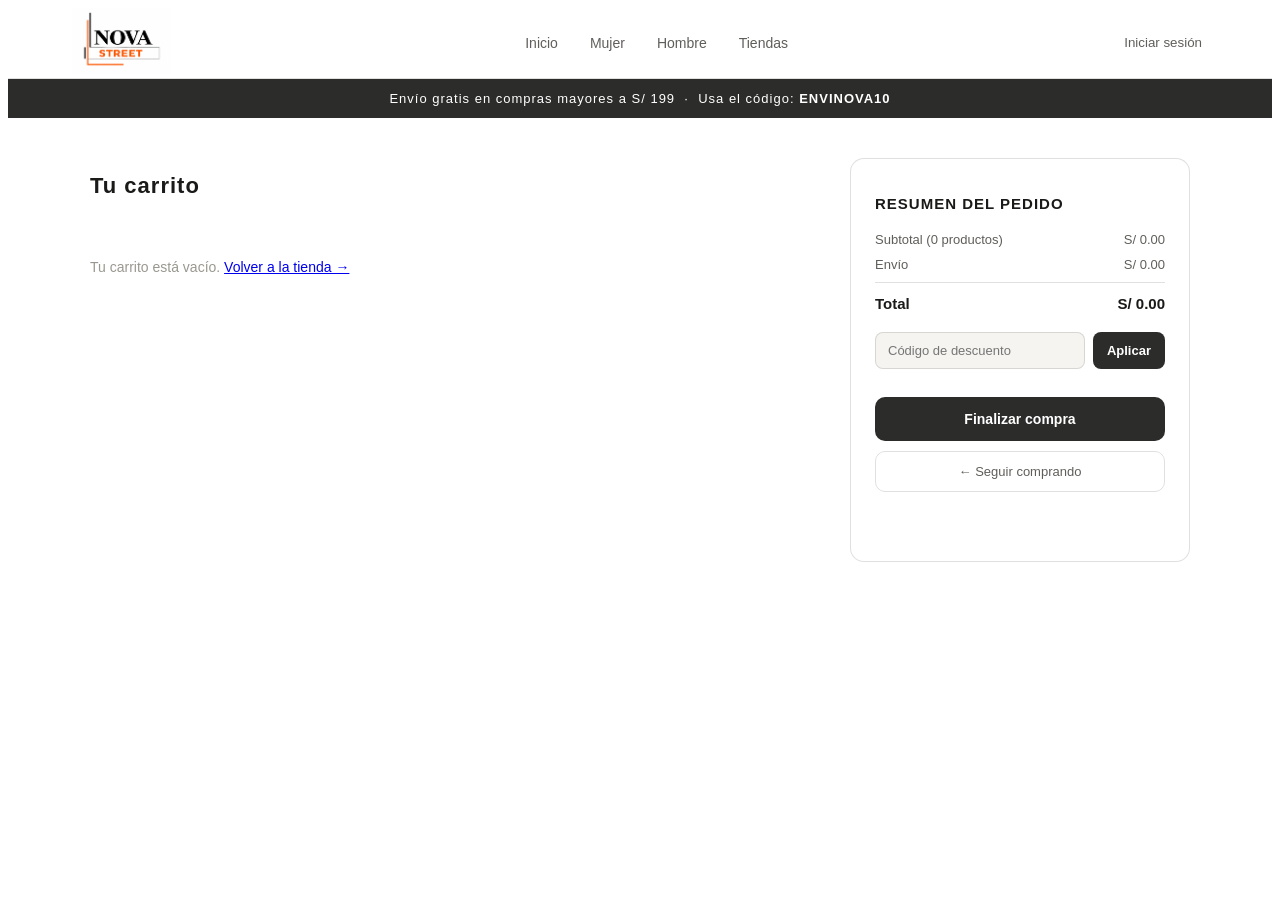
<file: carrito.html>
<!DOCTYPE html>
<html lang="es">
<head>
  <meta charset="UTF-8"/>
  <meta name="viewport" content="width=device-width, initial-scale=1.0"/>
  <title>Nova Street — Carrito</title>
  <link rel="stylesheet" href="css/1.css"/>
  <link rel="stylesheet" href="css/carrito.css">
<body>
 
<!-- NAVBAR -->
<nav>
  <a href="Proyecto.html">
    <img src="img/loguito.2.png" class="loguito" alt="Nova Street"/>
  </a>
  <ul class="nav-links">
    <li><a href="Proyecto.html">Inicio</a></li>
    <li><a href="Mujeres.html">Mujer</a></li>
    <li><a href="Hombres.html">Hombre</a></li>
    <li><a href="nuestrastiendas.html">Tiendas</a></li>
  </ul>
  <div class="nav-right">
    <span class="nav-user" id="nombreUsuario"></span>
    <button class="icon-btn" id="btnSesion" title="Sesión"></button>
  </div>
</nav>
 
<!-- PROMO BAR -->
<div class="promo-bar">
  Envío gratis en compras mayores a S/ 199 &nbsp;·&nbsp; Usa el código: <strong>ENVINOVA10</strong>
</div>
 
<!-- CONTENIDO CARRITO -->
<div class="carrito-page">
 
  <!-- Columna izquierda: lista -->
  <div>
    <h1 class="carrito-titulo">Tu carrito</h1>
    <div id="listaCarrito"></div>
  </div>
 
  <!-- Columna derecha: resumen -->
  <aside class="resumen">
    <h2>RESUMEN DEL PEDIDO</h2>
 
    <div class="resumen-fila">
      <span>Subtotal (<span id="totalQty">0</span> productos)</span>
      <span id="subtotalMonto">S/ 0.00</span>
    </div>
    <div class="resumen-fila">
      <span>Envío</span>
      <span id="costoEnvio">S/ 0.00</span>
    </div>
    <div class="resumen-fila total">
      <span>Total</span>
      <span id="totalMonto">S/ 0.00</span>
    </div>
 
    <div class="promo-input">
      <input type="text" id="codigoPromo" placeholder="Código de descuento"/>
      <button onclick="aplicarPromo()">Aplicar</button>
    </div>
 
    <button class="btn-checkout" id="btnCheckout">Finalizar compra</button>
    <button class="btn-seguir" onclick="window.location.href='Proyecto.html'">← Seguir comprando</button>
 
    <!-- Formulario de envío -->
    <form class="envio-form" id="formEnvio">
      <h3>Datos de envío</h3>
      <div class="field">
        <label for="direccion">Dirección</label>
        <input type="text" id="direccion" placeholder="Av. Arequipa 123, Lima" required/>
      </div>
      <div class="field">
        <label for="telefono">Teléfono</label>
        <input type="tel" id="telefono" placeholder="987654321" required/>
      </div>
      <button type="submit" class="btn-confirmar">Confirmar pedido ✓</button>
    </form>
 
    <p id="mensajeCarrito"></p>
  </aside>
 
</div>
 
<script src="js/carrito.js"></script>
</body>
</html>
</file>
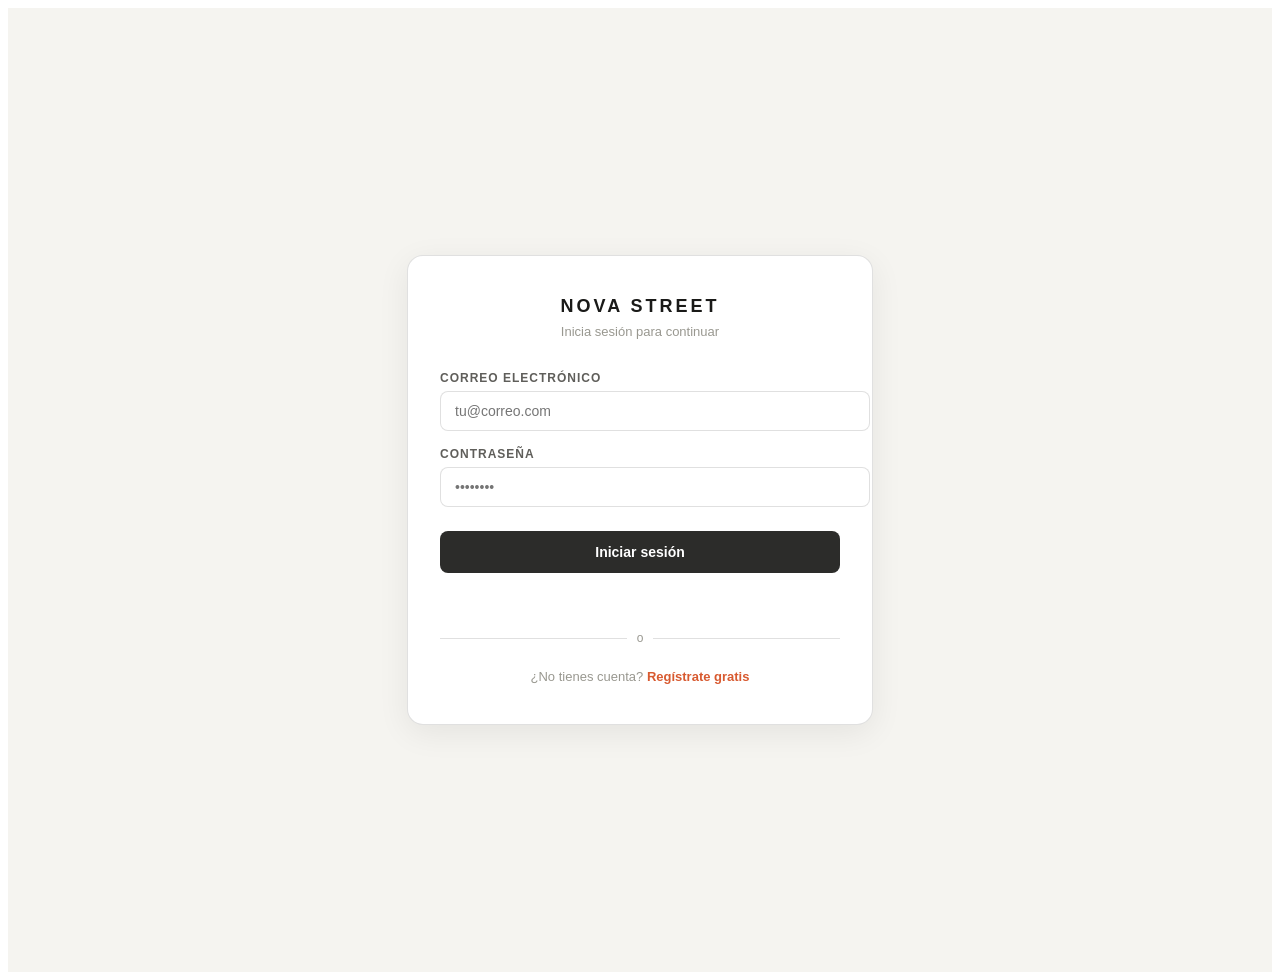
<file: login.html>
<!DOCTYPE html>
<html lang="es">
<head>
  <meta charset="UTF-8"/>
  <meta name="viewport" content="width=device-width, initial-scale=1.0"/>
  <title>Nova Street — Iniciar sesión</title>
  <link rel="stylesheet" href="css/1.css"/>
  <link rel="stylesheet" href="css/login.css">
</head>
<body>
 
<div class="auth-page">
  <div class="auth-card">
 
    <div class="auth-logo">NOVA STREET</div>
    <div class="auth-sub">Inicia sesión para continuar</div>
 
    <form id="formLogin">
      <div class="field">
        <label for="correoLogin">Correo electrónico</label>
        <input type="email" id="correoLogin" placeholder="tu@correo.com" required/>
      </div>
      <div class="field">
        <label for="claveLogin">Contraseña</label>
        <input type="password" id="claveLogin" placeholder="••••••••" required/>
      </div>
      <button type="submit" class="auth-btn">Iniciar sesión</button>
    </form>
 
    <p class="auth-msg" id="mensajeLogin"></p>
 
    <div class="divider">o</div>
 
    <div class="auth-footer">
      ¿No tienes cuenta? <a href="registro.html">Regístrate gratis</a>
    </div>
 
  </div>
</div>
 
<script src="js/login.js"></script>
</body>
</html>
</file>
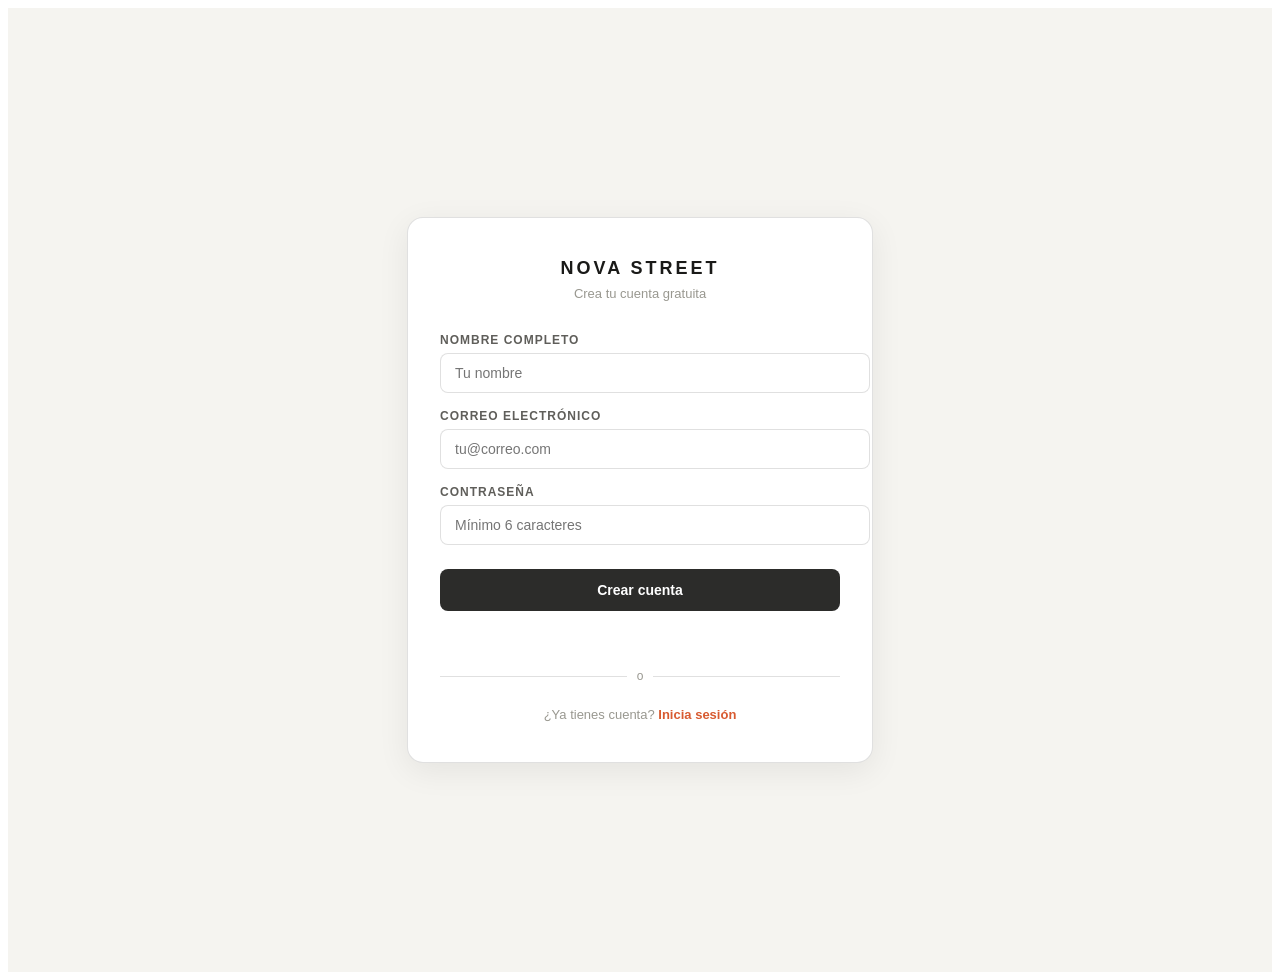
<file: registro.html>
<!DOCTYPE html>
<html lang="es">
<head>
  <meta charset="UTF-8"/>
  <meta name="viewport" content="width=device-width, initial-scale=1.0"/>
  <title>Nova Street — Crear cuenta</title>
  <link rel="stylesheet" href="css/1.css"/>
  <link rel="stylesheet" href="css/registro.css">
</head>
<body>
 
<div class="auth-page">
  <div class="auth-card">
 
    <div class="auth-logo">NOVA STREET</div>
    <div class="auth-sub">Crea tu cuenta gratuita</div>
 
    <form id="formRegistro">
      <div class="field">
        <label for="nombreRegistro">Nombre completo</label>
        <input type="text" id="nombreRegistro" placeholder="Tu nombre" required/>
      </div>
      <div class="field">
        <label for="correoRegistro">Correo electrónico</label>
        <input type="email" id="correoRegistro" placeholder="tu@correo.com" required/>
      </div>
      <div class="field">
        <label for="claveRegistro">Contraseña</label>
        <input type="password" id="claveRegistro" placeholder="Mínimo 6 caracteres" required/>
      </div>
      <button type="submit" class="auth-btn">Crear cuenta</button>
    </form>
 
    <p class="auth-msg" id="mensajeRegistro"></p>
 
    <div class="divider">o</div>
 
    <div class="auth-footer">
      ¿Ya tienes cuenta? <a href="login.html">Inicia sesión</a>
    </div>
 
  </div>
</div>
 
<script src="js/registro.js"></script>
</body>
</html>
</file>
<file: css/1.css>
*::before, *::after {box-sizing: border-box;margin: 0;padding: 0;}
    :root {
      --bg-primary: #ffffff;
      --bg-secondary: #f5f4f0;
      --text-primary: #1a1a18;
      --text-secondary: #5f5e5a;
      --text-tertiary: #999890;
      --border: rgba(0,0,0,0.12);
      --accent: #2C2C2A;
      --accent-hover: #444441;
      --coral: #D85A30;
    }
 
    body {
      font-family: -apple-system, BlinkMacSystemFont, 'Segoe UI', sans-serif;
      color: var(--text-primary);
      background: var(--bg-primary);
    }
 
    /* NAV */
    nav {
      display: flex;
      align-items: center;
      justify-content: space-between;
      padding: 0rem 4rem;
      border-bottom: 0.5px solid var(--border);
      background: var(--bg-primary);
      position: sticky;
      top: 0;
      z-index: 100;
    }
    .logo { font-size: 20px; font-weight: 600; letter-spacing: 3px; color: var(--text-primary); }
    .nav-links { display: flex; gap: 2rem; list-style: none; }
    .nav-links a { font-size: 14px; color: var(--text-secondary); text-decoration: none; transition: color 0.2s; cursor: pointer; }
    .nav-links a:hover { color: var(--text-primary); }
    .nav-right { display: flex; gap: 16px; align-items: center; }
    .icon-btn { background: none; border: none; cursor: pointer; color: var(--text-secondary); padding: 6px; display: flex; align-items: center; transition: color 0.2s; }
    .icon-btn:hover { color: var(--text-primary); }
    .cart-wrapper { position: relative; }
    .cart-badge {
      position: absolute; top: 0; right: 0;
      background: var(--coral); color: #fff;
      border-radius: 50%; font-size: 10px;
      width: 16px; height: 16px;
      display: flex; align-items: center; justify-content: center;
      font-weight: 600; transform: translate(40%, -40%);
    }
 
    /* PROMO BAR */
    .promo-bar {
      background: var(--accent);
      color: #fff;
      text-align: center;
      padding: 12px;
      font-size: 13px;
      letter-spacing: 1px;
    }
 
    /* HERO */
    .hero {
      display: grid;
      grid-template-columns: 1fr 1fr;
      min-height: 420px;
      background: var(--bg-secondary);
    }
    .hero-text {
      display: flex;
      flex-direction: column;
      justify-content: center;
      padding: 3rem 3rem;
      gap: 1.25rem;
    }
    .hero-tag { font-size: 12px; letter-spacing: 3px; color: var(--coral); font-weight: 600; text-transform: uppercase; }
    .hero h1 { font-size: 42px; font-weight: 600; line-height: 1.15; color: var(--text-primary); }
    .hero p { font-size: 15px; color: var(--text-secondary); line-height: 1.7; max-width: 340px; }
    .hero-btns { display: flex; gap: 12px; margin-top: 0.5rem; }
    .btn-primary {
      background: var(--accent); color: #fff;
      border: none; padding: 13px 30px;
      border-radius: 8px; font-size: 14px;
      cursor: pointer; font-family: inherit;
      transition: background 0.2s;
    }
    .btn-primary:hover { background: var(--accent-hover); }
    .btn-outline {
      background: none;
      border: 0.5px solid var(--border);
      color: var(--text-primary);
      padding: 13px 30px;
      border-radius: 8px; font-size: 14px;
      cursor: pointer; font-family: inherit;
      transition: background 0.2s;
    }
    .btn-outline:hover { background: var(--bg-primary); }
    .hero-visual {
      background: #e8e6de;
      display: flex;
      align-items: center;
      justify-content: center;
    }
 
    /* CATEGORIES */
    .section-header { padding: 2.5rem 2.5rem 1rem; }
    .section-label { font-size: 12px; letter-spacing: 2.5px; color: var(--text-tertiary); text-transform: uppercase; }
    .categories {
      display: grid;
      grid-template-columns: repeat(4, 1fr);
      gap: 14px;
      padding: 0 2.5rem 2.5rem;
    }
    .cat-card {
      border-radius: 12px;
      overflow: hidden;
      border: 0.5px solid var(--border);
      cursor: pointer;
      background: var(--bg-primary);
      transition: box-shadow 0.2s;
    }
    .cat-card:hover { box-shadow: 0 4px 16px rgba(0,0,0,0.08); }
    .cat-card:hover .cat-label { background: var(--accent); color: #fff; }
    .cat-img { height: 110px; display: flex; align-items: center; justify-content: center; font-size: 36px; }
    .cat-label {
      padding: 11px 14px;
      font-size: 13px; font-weight: 500;
      color: var(--text-primary);
      background: var(--bg-secondary);
      transition: background 0.2s, color 0.2s;
      text-align: center;
    }
 
    /* PRODUCTS */
    .products-section { padding: 0 2.5rem 3rem; }
    .filters { display: flex; gap: 8px; margin-bottom: 1.5rem; flex-wrap: wrap; }
    .filter-btn {
      border: 0.5px solid var(--border);
      background: var(--bg-primary);
      color: var(--text-secondary);
      padding: 7px 18px;
      border-radius: 20px;
      font-size: 13px;
      cursor: pointer;
      font-family: inherit;
      transition: all 0.2s;
    }
    .filter-btn.active, .filter-btn:hover {
      background: var(--accent);
      color: #fff;
      border-color: var(--accent);
    }
    .products {
      display: grid;
      grid-template-columns: repeat(3, 1fr);
      gap: 18px;
    }
    .product-card {
      border-radius: 12px;
      overflow: hidden;
      border: 0.5px solid var(--border);
      background: var(--bg-primary);
      cursor: pointer;
      transition: border-color 0.2s, box-shadow 0.2s;
    }
    .product-card:hover { border-color: rgba(0,0,0,0.25); box-shadow: 0 4px 16px rgba(0,0,0,0.07); }
    .product-img {
      height: 180px;
      display: flex;
      align-items: center;
      justify-content: center;
      font-size: 48px;
      position: relative;
    }
    .favorite-btn {
      position: absolute;
      top: 10px;
      right: 10px;
      background: rgba(255,255,255,0.9);
      border: none;
      width: 36px;
      height: 36px;
      border-radius: 50%;
      cursor: pointer;
      display: flex;
      align-items: center;
      justify-content: center;
      color: var(--text-secondary);
      transition: all 0.2s;
      z-index: 10;
    }
    .favorite-btn:hover {
      background: #fff;
      color: var(--coral);
    }
    .favorite-btn.active {
      color: var(--coral);
      background: rgba(216, 90, 48, 0.1);
    }
    .badge {
      position: absolute; top: 10px; left: 10px;
      font-size: 11px; font-weight: 600;
      padding: 4px 9px;
      border-radius: 6px;
    }
    .badge-new { background: #E1F5EE; color: #0F6E56; }
    .badge-sale { background: #FAECE7; color: #993C1D; }
    .product-info { padding: 14px 16px; }
    .product-name { font-size: 14px; font-weight: 500; color: var(--text-primary); margin-bottom: 3px; }
    .product-cat { font-size: 12px; color: var(--text-tertiary); margin-bottom: 10px; }
    .product-footer { display: flex; align-items: center; justify-content: space-between; }
    .price { font-size: 15px; font-weight: 600; color: var(--text-primary); }
    .price-old { font-size: 12px; color: var(--text-tertiary); text-decoration: line-through; margin-left: 5px; }
    .add-btn {
      width: 30px; height: 30px;
      border-radius: 50%;
      background: var(--accent);
      border: none; color: #fff;
      cursor: pointer;
      font-size: 20px;
      display: flex; align-items: center; justify-content: center;
      line-height: 1;
      transition: background 0.2s, transform 0.1s;
    }
    .add-btn:hover { background: var(--accent-hover); }
    .add-btn:active { transform: scale(0.92); }
 
    /* BANNER */
    .banner {
      margin: 0 2.5rem 3rem;
      border-radius: 16px;
      background: var(--accent);
      padding: 2.5rem 3rem;
      display: flex;
      align-items: center;
      justify-content: space-between;
    }
    .banner h2 { font-size: 26px; font-weight: 600; color: #fff; margin-bottom: 8px; }
    .banner p { font-size: 14px; color: rgba(255,255,255,0.65); }
    .btn-white {
      background: #fff; color: var(--accent);
      border: none; padding: 13px 28px;
      border-radius: 8px; font-size: 14px;
      cursor: pointer; font-family: inherit;
      font-weight: 600; white-space: nowrap;
      transition: opacity 0.2s;
    }
    .btn-white:hover { opacity: 0.85; }
 
    /* FOOTER */
    footer {
      border-top: 0.5px solid var(--border);
      padding: 2.5rem 2.5rem 1.5rem;
    }
    .footer-grid {
      display: grid;
      grid-template-columns: 2fr 1fr 1fr 1fr;
      gap: 2rem;
      margin-bottom: 2rem;
    }
    .footer-brand .logo { display: block; margin-bottom: 12px; }
    .footer-brand p { font-size: 13px; color: var(--text-secondary); line-height: 1.7; max-width: 220px; }
    .footer-col h4 { font-size: 11px; letter-spacing: 2px; color: var(--text-tertiary); margin-bottom: 14px; text-transform: uppercase; }
    .footer-col ul { list-style: none; display: flex; flex-direction: column; gap: 9px; }
    .footer-col a { font-size: 13px; color: var(--text-secondary); text-decoration: none; cursor: pointer; transition: color 0.2s; }
    .footer-col a:hover { color: var(--text-primary); }
    .footer-bottom {
      border-top: 0.5px solid var(--border);
      padding-top: 1.25rem;
      display: flex;
      align-items: center;
      justify-content: space-between;
      font-size: 12px;
      color: var(--text-tertiary);
    }
 
    /* TOAST */
    .toast {
      position: fixed;
      bottom: 24px; left: 50%;
      transform: translateX(-50%) translateY(10px);
      background: var(--accent); color: #fff;
      padding: 11px 22px;
      border-radius: 8px;
      font-size: 13px;
      opacity: 0;
      transition: opacity 0.3s, transform 0.3s;
      pointer-events: none;
      z-index: 999;
    }
    .toast.show { opacity: 1; transform: translateX(-50%) translateY(0); }
 
    /* RESPONSIVE */
    @media (max-width: 768px) {
      .hero { grid-template-columns: 1fr; }
      .hero-visual { display: none; }
      .categories { grid-template-columns: repeat(2, 1fr); }
      .products { grid-template-columns: repeat(2, 1fr); }
      .footer-grid { grid-template-columns: 1fr 1fr; }
      .banner { flex-direction: column; gap: 1.5rem; text-align: center; }
      .nav-links { display: none; }
    }

    /* AGREGADO: imagen del logo */
    .loguito {
      width: 99px;
      height: auto;
    }

    /* AGREGADO: controles de cantidad */
    .qty-ctrl {
      display: flex;
      align-items: center;
      gap: 6px;
    }
    .qty-num {
      font-size: 13px;
      font-weight: 600;
      min-width: 16px;
      text-align: center;
      color: var(--text-primary);
    }
    .minus-btn {
      width: 30px; height: 30px;
      border-radius: 50%;
      background: var(--bg-primary);
      border: 0.5px solid var(--border);
      color: var(--text-primary);
      cursor: pointer;
      font-size: 20px;
      display: flex; align-items: center; justify-content: center;
      line-height: 1;
      transition: background 0.2s, transform 0.1s;
      font-family: inherit;
    }
    .minus-btn:hover  { background: var(--bg-secondary); }
    .minus-btn:active { transform: scale(0.92); }

    /* AGREGADO: barra flotante del carrito */
    .cart-bar {
      position: fixed;
      bottom: 20px;
      left: 50%;
      transform: translateX(-50%) translateY(16px);
      width: calc(100% - 5rem);
      max-width: 700px;
      background: var(--accent);
      color: #fff;
      border-radius: 14px;
      padding: 14px 20px;
      display: flex;
      align-items: center;
      justify-content: space-between;
      gap: 12px;
      opacity: 0;
      pointer-events: none;
      transition: opacity 0.25s, transform 0.25s;
      z-index: 200;
    }
    .cart-bar.visible {
      opacity: 1;
      pointer-events: all;
      transform: translateX(-50%) translateY(0);
    }
    .cart-info {
      display: flex;
      flex-direction: column;
      gap: 2px;
      min-width: 0;
      overflow: hidden;
    }
    .cart-bar-names {
      font-size: 11px;
      color: rgba(255,255,255,0.55);
      white-space: nowrap;
      overflow: hidden;
      text-overflow: ellipsis;
    }
    .cart-bar-total {
      font-size: 15px;
      font-weight: 600;
    }
    .cart-bar-btn {
      flex-shrink: 0;
      background: #fff;
      color: var(--accent);
      border: none;
      border-radius: 8px;
      padding: 9px 20px;
      font-size: 13px;
      font-weight: 600;
      cursor: pointer;
      font-family: inherit;
      transition: opacity 0.15s;
      white-space: nowrap;
    }
    .cart-bar-btn:hover { opacity: 0.85; }

    @media (max-width: 768px) {
      .cart-bar { width: calc(100% - 2rem); }
    }

    /* MODAL GUÍA DE TALLAS */
    .modal {
      display: none;
      position: fixed;
      top: 0;
      left: 0;
      width: 100%;
      height: 100%;
      background: rgba(0, 0, 0, 0.5);
      z-index: 1000;
      align-items: center;
      justify-content: center;
      padding: 20px;
    }
    .modal.active {
      display: flex;
    }
    .modal-content {
      background: var(--bg-primary);
      border-radius: 12px;
      max-width: 700px;
      width: 100%;
      max-height: 80vh;
      overflow-y: auto;
      box-shadow: 0 10px 40px rgba(0, 0, 0, 0.2);
    }
    .modal-header {
      display: flex;
      justify-content: space-between;
      align-items: center;
      padding: 24px 24px 16px;
      border-bottom: 0.5px solid var(--border);
    }
    .modal-header h2 {
      font-size: 22px;
      font-weight: 600;
      color: var(--text-primary);
    }
    .close-btn {
      background: none;
      border: none;
      font-size: 24px;
      color: var(--text-secondary);
      cursor: pointer;
      padding: 4px 8px;
      transition: color 0.2s;
    }
    .close-btn:hover {
      color: var(--text-primary);
    }
    .modal-body {
      padding: 24px;
    }

    /* TABS */
    .tabs-container {
      display: flex;
      gap: 12px;
      margin-bottom: 24px;
      border-bottom: 0.5px solid var(--border);
    }
    .tab-btn {
      background: none;
      border: none;
      padding: 12px 16px;
      font-size: 14px;
      font-weight: 500;
      color: var(--text-secondary);
      cursor: pointer;
      border-bottom: 2px solid transparent;
      margin-bottom: -0.5px;
      transition: all 0.2s;
    }
    .tab-btn.active {
      color: var(--text-primary);
      border-bottom-color: var(--accent);
    }
    .tab-btn:hover {
      color: var(--text-primary);
    }

    /* TAB CONTENT */
    .tab-content {
      display: none;
    }
    .tab-content.active {
      display: block;
    }

    /* SIZE TABLE */
    .size-table {
      width: 100%;
      border-collapse: collapse;
      margin-bottom: 24px;
    }
    .size-table thead {
      background: var(--bg-secondary);
    }
    .size-table th {
      padding: 12px 14px;
      text-align: left;
      font-size: 12px;
      font-weight: 600;
      color: var(--text-secondary);
      border-bottom: 0.5px solid var(--border);
    }
    .size-table td {
      padding: 12px 14px;
      font-size: 14px;
      color: var(--text-primary);
      border-bottom: 0.5px solid var(--border);
    }
    .size-table tbody tr:hover {
      background: var(--bg-secondary);
    }
    .size-label {
      font-weight: 600;
    }

    /* INSTRUCTIONS */
    .size-instructions {
      background: var(--bg-secondary);
      border-radius: 8px;
      padding: 16px 18px;
    }
    .size-instructions h4 {
      font-size: 14px;
      font-weight: 600;
      color: var(--text-primary);
      margin-bottom: 12px;
    }
    .size-instructions ul {
      list-style: none;
      padding: 0;
    }
    .size-instructions li {
      font-size: 13px;
      color: var(--text-secondary);
      line-height: 1.6;
      margin-bottom: 8px;
    }
    .size-instructions li:last-child {
      margin-bottom: 0;
    }

    /* SEARCH MODAL */
    .search-modal-content {
      background: var(--bg-primary);
      border-radius: 12px;
      width: 100%;
      max-width: 600px;
      max-height: 80vh;
      display: flex;
      flex-direction: column;
      overflow: hidden;
      box-shadow: 0 10px 40px rgba(0, 0, 0, 0.2);
    }
    .search-header {
      display: flex;
      align-items: center;
      gap: 12px;
      padding: 16px 20px;
      border-bottom: 0.5px solid var(--border);
    }
    .search-input {
      flex: 1;
      border: none;
      background: none;
      font-size: 16px;
      color: var(--text-primary);
      outline: none;
      font-family: inherit;
    }
    .search-input::placeholder {
      color: var(--text-tertiary);
    }
    .search-results {
      overflow-y: auto;
      flex: 1;
      padding: 16px;
    }
    .search-result-item {
      display: flex;
      gap: 12px;
      padding: 12px;
      border-radius: 8px;
      cursor: pointer;
      transition: background 0.2s;
      margin-bottom: 8px;
    }
    .search-result-item:hover {
      background: var(--bg-secondary);
    }
    .search-result-img {
      width: 60px;
      height: 60px;
      background: var(--bg-secondary);
      border-radius: 6px;
      flex-shrink: 0;
      display: flex;
      align-items: center;
      justify-content: center;
    }
    .search-result-info {
      flex: 1;
    }
    .search-result-name {
      font-size: 14px;
      font-weight: 500;
      color: var(--text-primary);
      margin-bottom: 4px;
    }
    .search-result-cat {
      font-size: 12px;
      color: var(--text-secondary);
      margin-bottom: 6px;
    }
    .search-result-price {
      font-size: 14px;
      font-weight: 600;
      color: var(--accent);
    }
    .search-empty {
      text-align: center;
      padding: 40px 20px;
      color: var(--text-tertiary);
      font-size: 14px;
    }

    /* FAVORITES GRID */
    .favorites-grid {
      display: grid;
      grid-template-columns: repeat(3, 1fr);
      gap: 16px;
    }
    .favorites-empty {
      grid-column: 1 / -1;
      text-align: center;
      padding: 60px 20px;
      color: var(--text-tertiary);
    }
    .favorites-empty svg {
      width: 48px;
      height: 48px;
      margin-bottom: 12px;
      opacity: 0.5;
    }

    /* RESPONSIVE */
    @media (max-width: 768px) {
      .modal-content {
        max-height: 90vh;
      }
      .size-table {
        font-size: 12px;
      }
      .size-table th,
      .size-table td {
        padding: 10px 8px;
      }
      .search-modal-content {
        max-width: calc(100% - 40px);
      }
      .favorites-grid {
        grid-template-columns: repeat(2, 1fr);
      }
    }
    /* Buscador */
    .search-result-img {
      width: 60px;
      height: 60px;
      border-radius: 8px;
      overflow: hidden;
      display: flex;
      justify-content: center;
      align-items: center;
      background: #f2f2f2;
    }

    .search-result-img img {
     width: 100%;
     height: 100%;
     object-fit: cover;
    }
</file>
<file: css/carrito.css>
/* ── Layout principal ── */
    .carrito-page {
      max-width: 1100px;
      margin: 0 auto;
      padding: 2.5rem 2rem 5rem;
      display: grid;
      grid-template-columns: 1fr 340px;
      gap: 2rem;
      align-items: start;
    }
    @media (max-width: 768px) {
      .carrito-page { grid-template-columns: 1fr; }
    }
 
    /* ── Título ── */
    .carrito-titulo {
      font-size: 22px;
      font-weight: 600;
      letter-spacing: 1px;
      margin-bottom: 1.75rem;
      color: var(--text-primary);
    }
 
    /* ── Tabla de productos ── */
    .carrito-vacio {
      font-size: 14px;
      color: var(--text-tertiary);
      padding: 2rem 0;
    }
    .carrito-item {
      display: grid;
      grid-template-columns: 80px 1fr auto;
      gap: 1rem;
      align-items: center;
      padding: 1.1rem 0;
      border-bottom: 0.5px solid var(--border);
    }
    .item-img {
      width: 80px; height: 80px;
      border-radius: 10px;
      object-fit: cover;
      background: var(--bg-secondary);
      display: flex; align-items: center; justify-content: center;
      overflow: hidden;
    }
    .item-img img { width: 100%; height: 100%; object-fit: cover; }
    .item-info { display: flex; flex-direction: column; gap: 4px; }
    .item-name { font-size: 14px; font-weight: 500; color: var(--text-primary); }
    .item-cat  { font-size: 12px; color: var(--text-tertiary); }
    .item-price { font-size: 14px; font-weight: 600; color: var(--text-primary); margin-top: 4px; }
    .item-right {
      display: flex;
      flex-direction: column;
      align-items: flex-end;
      gap: 10px;
    }
    .item-subtotal { font-size: 14px; font-weight: 600; color: var(--text-primary); white-space: nowrap; }
    .qty-ctrl { display: flex; align-items: center; gap: 8px; }
    .qty-btn {
      width: 28px; height: 28px;
      border-radius: 50%;
      border: 0.5px solid var(--border);
      background: var(--bg-primary);
      color: var(--text-primary);
      font-size: 16px;
      cursor: pointer;
      display: flex; align-items: center; justify-content: center;
      font-family: inherit;
      transition: background 0.15s;
    }
    .qty-btn:hover { background: var(--bg-secondary); }
    .qty-num-c { font-size: 14px; font-weight: 600; min-width: 18px; text-align: center; }
    .btn-eliminar {
      background: none;
      border: none;
      font-size: 11px;
      color: var(--text-tertiary);
      cursor: pointer;
      font-family: inherit;
      padding: 0;
      transition: color 0.15s;
    }
    .btn-eliminar:hover { color: var(--coral); }
 
    /* ── Panel resumen ── */
    .resumen {
      border: 0.5px solid var(--border);
      border-radius: 14px;
      padding: 1.5rem;
      position: sticky;
      top: 80px;
      background: var(--bg-primary);
    }
    .resumen h2 { font-size: 15px; font-weight: 600; letter-spacing: 1px; margin-bottom: 1.25rem; }
    .resumen-fila {
      display: flex;
      justify-content: space-between;
      font-size: 13px;
      color: var(--text-secondary);
      margin-bottom: 10px;
    }
    .resumen-fila.total {
      font-size: 15px;
      font-weight: 600;
      color: var(--text-primary);
      border-top: 0.5px solid var(--border);
      padding-top: 12px;
      margin-top: 4px;
    }
    .promo-input {
      display: flex;
      gap: 8px;
      margin: 1.25rem 0;
    }
    .promo-input input {
      flex: 1;
      padding: 10px 12px;
      border: 0.5px solid var(--border);
      border-radius: 8px;
      font-size: 13px;
      font-family: inherit;
      outline: none;
      background: var(--bg-secondary);
    }
    .promo-input input:focus { border-color: var(--accent); }
    .promo-input button {
      padding: 10px 14px;
      background: var(--accent);
      color: #fff;
      border: none;
      border-radius: 8px;
      font-size: 13px;
      font-weight: 600;
      font-family: inherit;
      cursor: pointer;
    }
    .btn-checkout {
      width: 100%;
      padding: 14px;
      background: var(--accent);
      color: #fff;
      border: none;
      border-radius: 10px;
      font-size: 14px;
      font-weight: 600;
      font-family: inherit;
      cursor: pointer;
      transition: background 0.2s;
      margin-top: 0.5rem;
    }
    .btn-checkout:hover { background: var(--accent-hover); }
    .btn-seguir {
      width: 100%;
      padding: 12px;
      background: none;
      border: 0.5px solid var(--border);
      border-radius: 10px;
      font-size: 13px;
      color: var(--text-secondary);
      font-family: inherit;
      cursor: pointer;
      margin-top: 10px;
      transition: background 0.15s;
    }
    .btn-seguir:hover { background: var(--bg-secondary); }
 
    /* ── Formulario de envío (oculto hasta checkout) ── */
    .envio-form {
      display: none;
      margin-top: 1.25rem;
      padding-top: 1.25rem;
      border-top: 0.5px solid var(--border);
    }
    .envio-form.activo { display: block; }
    .envio-form h3 { font-size: 13px; font-weight: 600; letter-spacing: 1px; margin-bottom: 1rem; text-transform: uppercase; }
    .envio-form .field { margin-bottom: 0.75rem; }
    .envio-form .field label {
      display: block;
      font-size: 11px;
      font-weight: 600;
      letter-spacing: 1px;
      color: var(--text-tertiary);
      text-transform: uppercase;
      margin-bottom: 5px;
    }
    .envio-form .field input {
      width: 100%;
      padding: 10px 12px;
      border: 0.5px solid var(--border);
      border-radius: 8px;
      font-size: 13px;
      font-family: inherit;
      outline: none;
      background: var(--bg-secondary);
      color: var(--text-primary);
    }
    .envio-form .field input:focus { border-color: var(--accent); }
    .btn-confirmar {
      width: 100%;
      padding: 13px;
      background: #0F6E56;
      color: #fff;
      border: none;
      border-radius: 10px;
      font-size: 14px;
      font-weight: 600;
      font-family: inherit;
      cursor: pointer;
      margin-top: 0.5rem;
      transition: background 0.2s;
    }
    .btn-confirmar:hover { background: #0a5240; }
 
    /* ── Mensaje feedback ── */
    #mensajeCarrito {
      font-size: 13px;
      font-weight: 500;
      text-align: center;
      margin-top: 0.75rem;
      min-height: 1.2rem;
    }
 
    /* ── Usuario navbar ── */
    .nav-user { font-size: 13px; color: var(--text-secondary); }
</file>
<file: css/login.css>
/* Página de auth centrada, igual a TechStore pero con paleta Nova */
    .auth-page {
      min-height: 100vh;
      display: flex;
      align-items: center;
      justify-content: center;
      background: var(--bg-secondary);
      padding: 2rem;
    }
    .auth-card {
      background: var(--bg-primary);
      border: 0.5px solid var(--border);
      border-radius: 16px;
      padding: 2.5rem 2rem;
      width: 100%;
      max-width: 400px;
      box-shadow: 0 8px 32px rgba(0,0,0,0.07);
    }
    .auth-logo {
      font-size: 18px;
      font-weight: 600;
      letter-spacing: 3px;
      color: var(--text-primary);
      text-align: center;
      margin-bottom: 0.4rem;
    }
    .auth-sub {
      text-align: center;
      font-size: 13px;
      color: var(--text-tertiary);
      margin-bottom: 2rem;
    }
    .field { margin-bottom: 1rem; }
    .field label {
      display: block;
      font-size: 12px;
      font-weight: 600;
      letter-spacing: 1px;
      color: var(--text-secondary);
      margin-bottom: 6px;
      text-transform: uppercase;
    }
    .field input {
      width: 100%;
      padding: 11px 14px;
      border: 0.5px solid var(--border);
      border-radius: 8px;
      font-size: 14px;
      font-family: inherit;
      outline: none;
      background: var(--bg-primary);
      color: var(--text-primary);
      transition: border-color 0.2s;
    }
    .field input:focus { border-color: var(--accent); }
    .auth-btn {
      width: 100%;
      padding: 13px;
      background: var(--accent);
      color: #fff;
      border: none;
      border-radius: 8px;
      font-size: 14px;
      font-weight: 600;
      font-family: inherit;
      cursor: pointer;
      margin-top: 0.5rem;
      transition: background 0.2s;
    }
    .auth-btn:hover { background: var(--accent-hover); }
    .auth-msg {
      text-align: center;
      font-size: 13px;
      font-weight: 500;
      min-height: 1.4rem;
      margin-top: 1rem;
    }
    .auth-footer {
      text-align: center;
      font-size: 13px;
      color: var(--text-tertiary);
      margin-top: 1.5rem;
    }
    .auth-footer a {
      color: var(--coral);
      text-decoration: none;
      font-weight: 600;
    }
    .auth-footer a:hover { text-decoration: underline; }
    .divider {
      display: flex;
      align-items: center;
      gap: 10px;
      margin: 1.25rem 0;
      color: var(--text-tertiary);
      font-size: 12px;
    }
    .divider::before, .divider::after {
      content: '';
      flex: 1;
      height: 0.5px;
      background: var(--border);
    }
</file>
<file: css/registro.css>
.auth-page {
      min-height: 100vh;
      display: flex;
      align-items: center;
      justify-content: center;
      background: var(--bg-secondary);
      padding: 2rem;
    }
    .auth-card {
      background: var(--bg-primary);
      border: 0.5px solid var(--border);
      border-radius: 16px;
      padding: 2.5rem 2rem;
      width: 100%;
      max-width: 400px;
      box-shadow: 0 8px 32px rgba(0,0,0,0.07);
    }
    .auth-logo {
      font-size: 18px;
      font-weight: 600;
      letter-spacing: 3px;
      color: var(--text-primary);
      text-align: center;
      margin-bottom: 0.4rem;
    }
    .auth-sub {
      text-align: center;
      font-size: 13px;
      color: var(--text-tertiary);
      margin-bottom: 2rem;
    }
    .field { margin-bottom: 1rem; }
    .field label {
      display: block;
      font-size: 12px;
      font-weight: 600;
      letter-spacing: 1px;
      color: var(--text-secondary);
      margin-bottom: 6px;
      text-transform: uppercase;
    }
    .field input {
      width: 100%;
      padding: 11px 14px;
      border: 0.5px solid var(--border);
      border-radius: 8px;
      font-size: 14px;
      font-family: inherit;
      outline: none;
      background: var(--bg-primary);
      color: var(--text-primary);
      transition: border-color 0.2s;
    }
    .field input:focus { border-color: var(--accent); }
    .auth-btn {
      width: 100%;
      padding: 13px;
      background: var(--accent);
      color: #fff;
      border: none;
      border-radius: 8px;
      font-size: 14px;
      font-weight: 600;
      font-family: inherit;
      cursor: pointer;
      margin-top: 0.5rem;
      transition: background 0.2s;
    }
    .auth-btn:hover { background: var(--accent-hover); }
    .auth-msg {
      text-align: center;
      font-size: 13px;
      font-weight: 500;
      min-height: 1.4rem;
      margin-top: 1rem;
    }
    .auth-footer {
      text-align: center;
      font-size: 13px;
      color: var(--text-tertiary);
      margin-top: 1.5rem;
    }
    .auth-footer a {
      color: var(--coral);
      text-decoration: none;
      font-weight: 600;
    }
    .auth-footer a:hover { text-decoration: underline; }
    .divider {
      display: flex;
      align-items: center;
      gap: 10px;
      margin: 1.25rem 0;
      color: var(--text-tertiary);
      font-size: 12px;
    }
    .divider::before, .divider::after {
      content: '';
      flex: 1;
      height: 0.5px;
      background: var(--border);
    }
</file>
